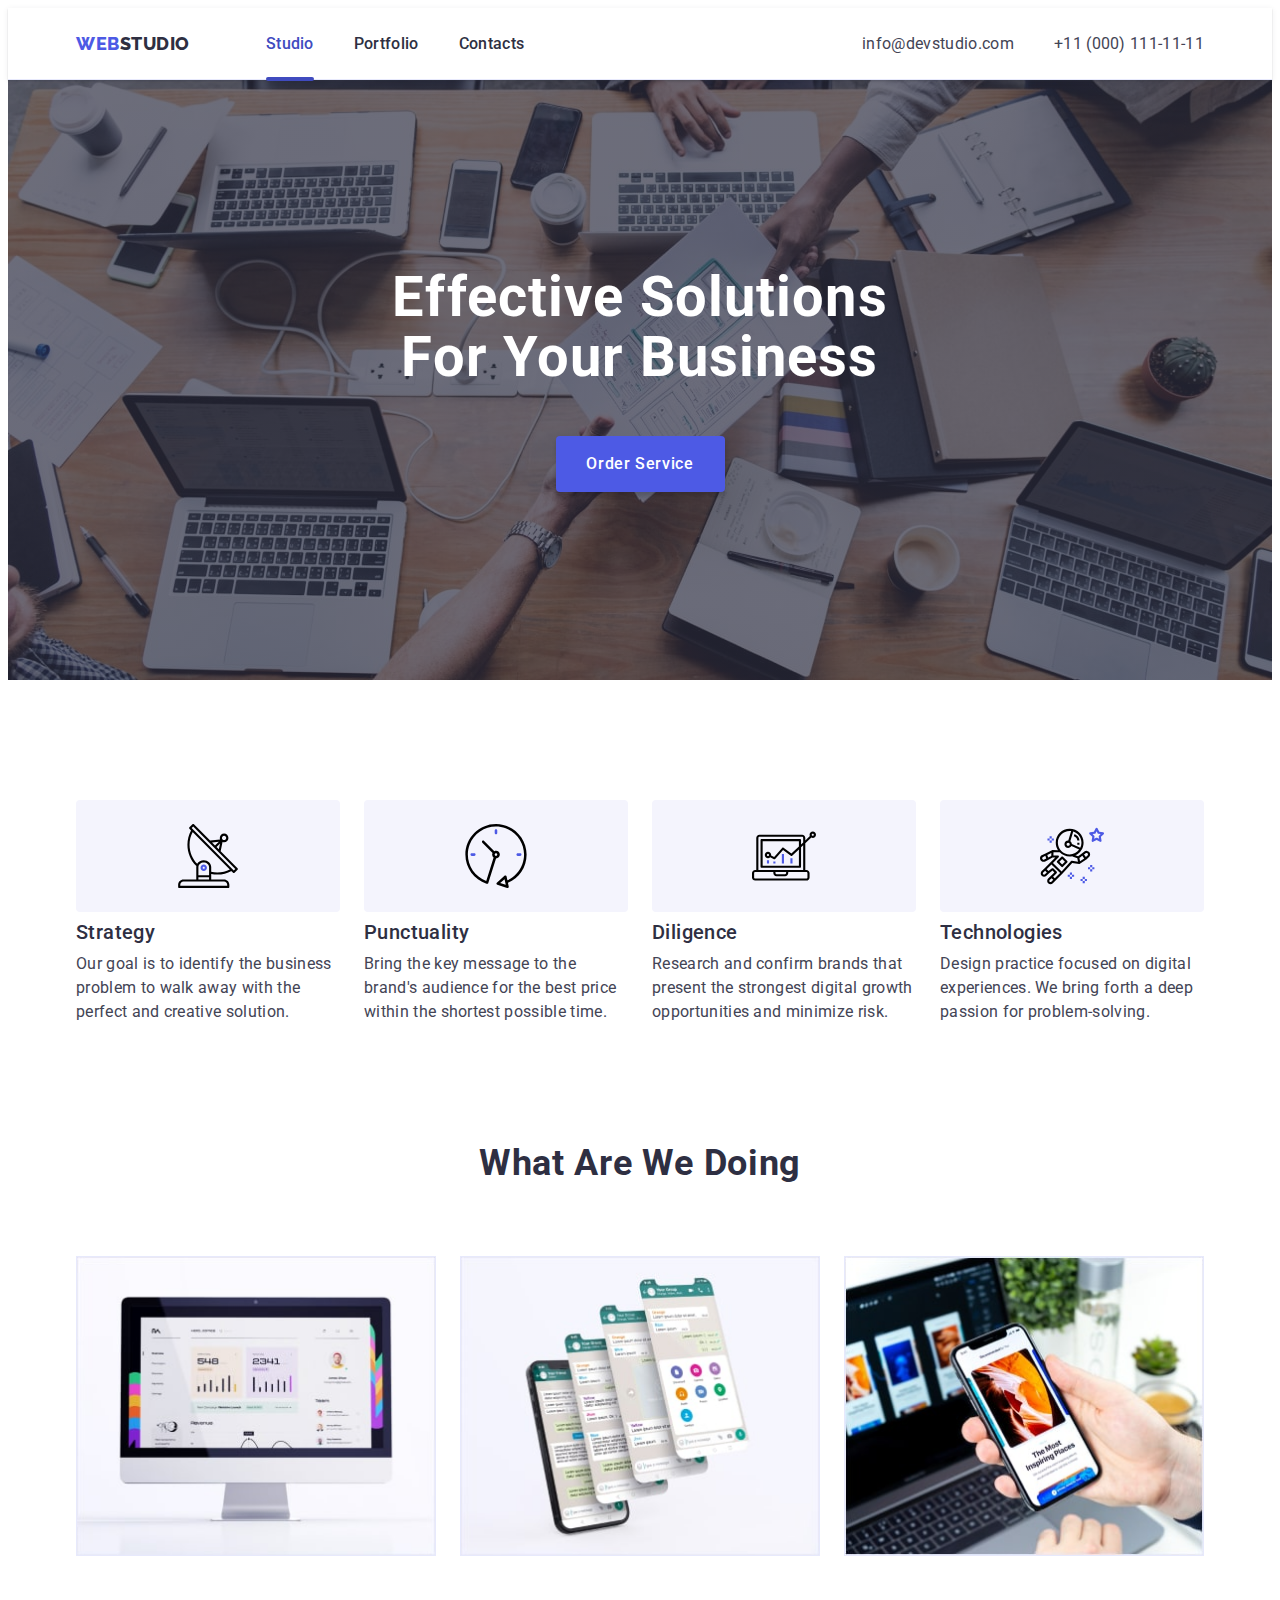
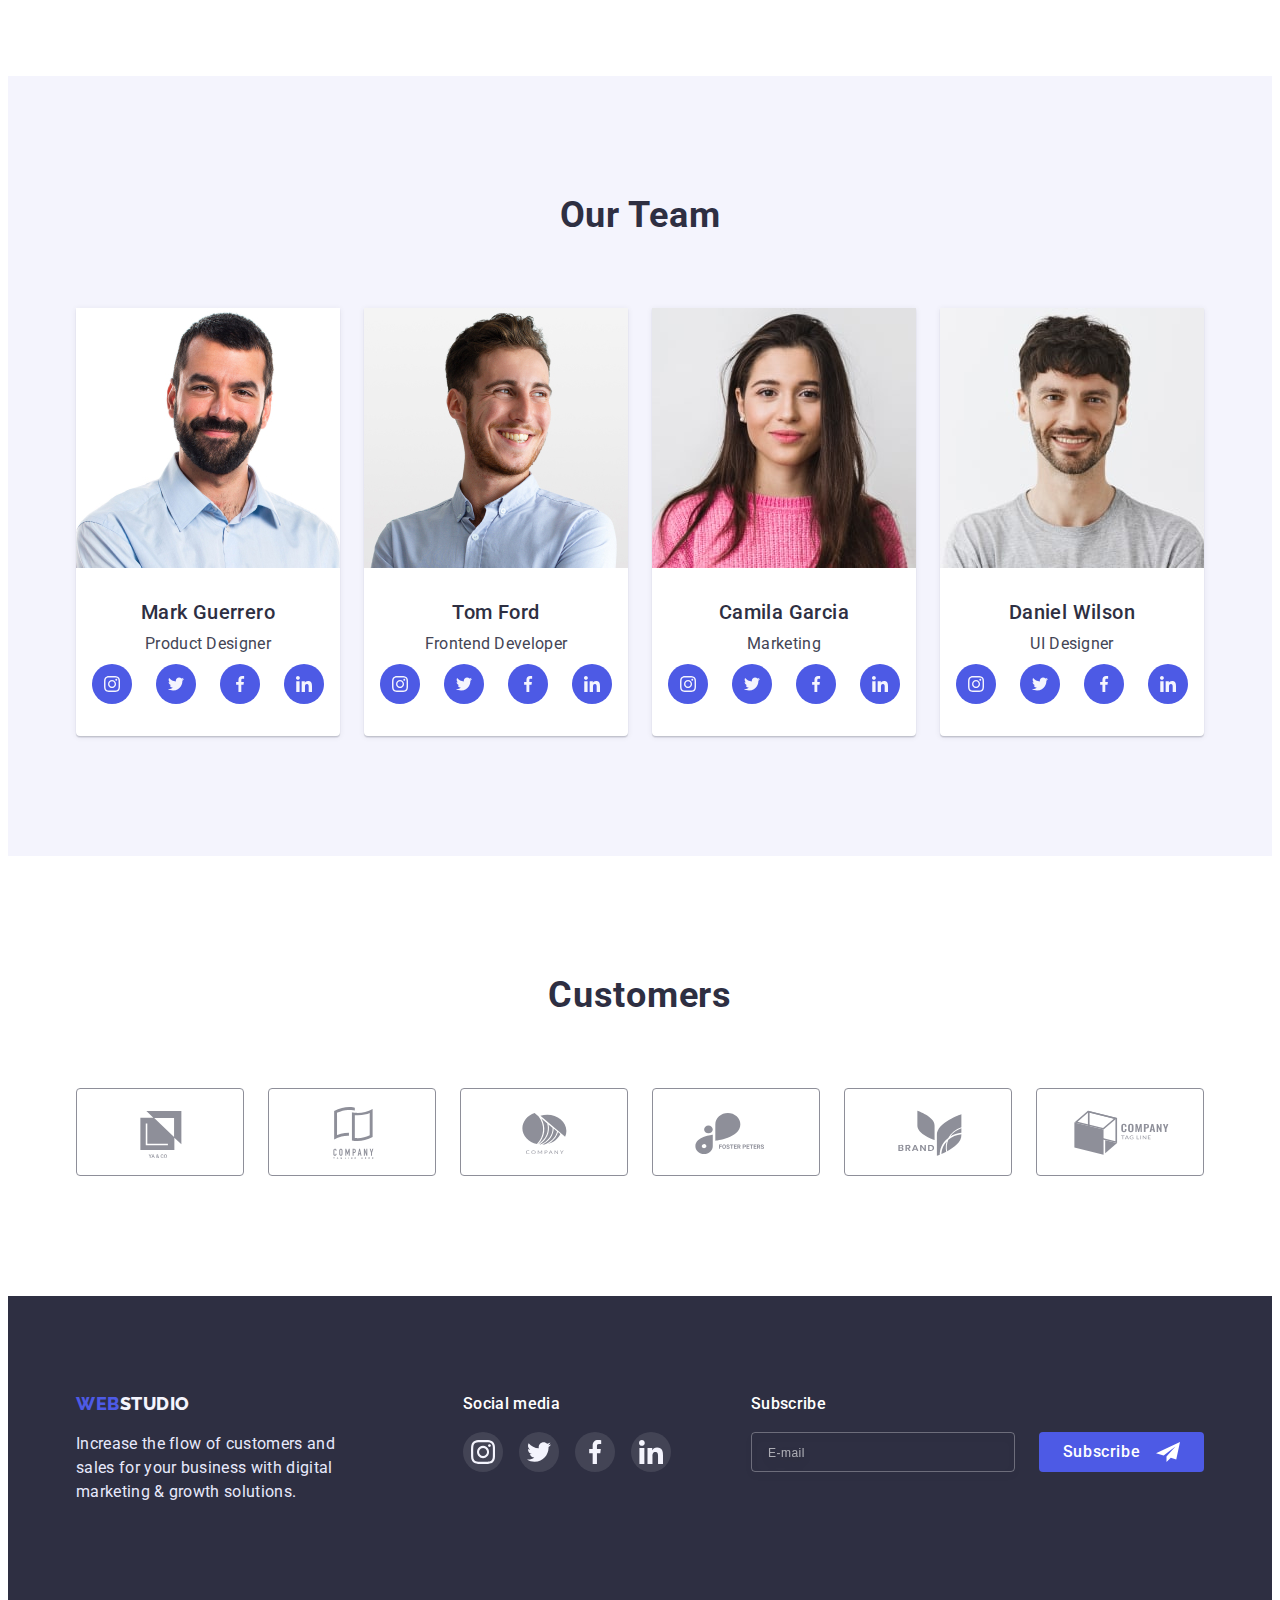
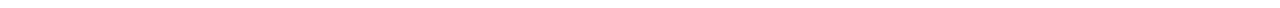
<file: index.html>
<!DOCTYPE html>
<html lang="en">
  <head>
    <meta charset="UTF-8" />
    <meta http-equiv="X-UA-Compatible" content="IE=edge" />
    <meta name="viewport" content="width=device-width, initial-scale=1.0" />
    <title>Studio</title>
    <link rel="preconnect" href="https://fonts.googleapis.com" />
    <link rel="preconnect" href="https://fonts.gstatic.com" crossorigin />
    <link
      href="https://fonts.googleapis.com/css2?family=Raleway:wght@800&family=Roboto:wght@400;500;700;900&display=swap"
      rel="stylesheet"
    />
    <link
      rel="stylesheet"
      href="https://cdnjs.cloudflare.com/ajax/libs/modern-normalize/1.1.0/modern-normalize.min.css"
      integrity="sha512-wpPYUAdjBVSE4KJnH1VR1HeZfpl1ub8YT/NKx4PuQ5NmX2tKuGu6U/JRp5y+Y8XG2tV+wKQpNHVUX03MfMFn9Q=="
      crossorigin="anonymous"
      referrerpolicy="no-referrer"
    />
    <link rel="stylesheet" href="./css/styles.css" />
    <link rel="stylesheet" href="./css/mobile.css" />
    <link rel="stylesheet" href="./css/tablet.css" />
    <link rel="stylesheet" href="./css/desctop.css" />
  </head>

  <body>
    <!-- Header -->
    <header class="header">
      <div class="container header-wrap">
        <nav class="header-navigation">
          <a class="logo link" href="./index.html"
            >Web<span class="logo-studio">Studio</span></a
          >
          <ul class="header-list list">
            <li class="header-item">
              <a class="header-link link current" href="./index.html">Studio</a>
            </li>
            <li class="header-item">
              <a class="header-link link" href="./portfolio.html">Portfolio</a>
            </li>
            <li class="header-item">
              <a class="header-link link" href="">Contacts</a>
            </li>
          </ul>
        </nav>
        <address>
          <ul class="address-list list">
            <li class="address-item">
              <a class="address-link link" href="mailto:info@devstudio.com"
                >info@devstudio.com</a
              >
            </li>
            <li class="address-item">
              <a class="address-link link" href="tel:+110001111111"
                >+11 (000) 111-11-11</a
              >
            </li>
          </ul>
        </address>

        <!-- Mobile Menu -->
        <button class="menu-open" type="button" data-menu-open>
          <svg class="menu-open-icon">
            <use href="./images/icons.svg#icon-menu"></use>
          </svg>
        </button>
      </div>

      <div class="menu is-hidden" data-menu>
        <div class="container">
          <button class="menu-close" type="button" data-menu-close>
            <svg class="menu-close-icon">
              <use href="./images/icons.svg#icon-close"></use>
            </svg>
          </button>

          <ul class="menu-list list">
            <li class="menu-item">
              <a
                class="menu-link link heading current"
                href="./index.html"
                data-menu-close
                >Studio</a
              >
            </li>
            <li class="menu-item">
              <a
                class="menu-link link heading"
                href="./portfolio.html"
                data-menu-close
                >Portfolio</a
              >
            </li>
            <li class="menu-item">
              <a class="menu-link link heading" href="" data-menu-close
                >Contacts</a
              >
            </li>
          </ul>

          <address>
            <ul class="menu-address-list list">
              <li class="menu-address-item">
                <a
                  class="tel link heading"
                  href="tel:+110001111111"
                  data-menu-close
                  >+11 (000) 111-11-11</a
                >
              </li>
              <li class="menu-address-item">
                <a
                  class="email link title"
                  href="mailto:info@devstudio.com"
                  data-menu-close
                  >info@devstudio.com</a
                >
              </li>
            </ul>
            <ul class="menu-social-list list">
              <li class="menu-social-item">
                <a class="menu-social-link link" href="" data-menu-close>
                  <svg class="menu-social-icon">
                    <use href="./images/icons.svg#icon-instagram"></use>
                  </svg>
                </a>
              </li>

              <li class="menu-social-item">
                <a class="menu-social-link link" href="" data-menu-close>
                  <svg class="menu-social-icon">
                    <use href="./images/icons.svg#icon-twitter"></use>
                  </svg>
                </a>
              </li>

              <li class="menu-social-item">
                <a class="menu-social-link link" href="" data-menu-close>
                  <svg class="menu-social-icon">
                    <use href="./images/icons.svg#icon-facebook"></use>
                  </svg>
                </a>
              </li>

              <li class="menu-social-item">
                <a class="menu-social-link link" href="" data-menu-close>
                  <svg class="menu-social-icon">
                    <use href="./images/icons.svg#icon-linkedin"></use>
                  </svg>
                </a>
              </li>
            </ul>
          </address>
        </div>
      </div>
    </header>

    <main>
      <!-- Hero -->
      <section class="hero">
        <div class="container hero-wrap">
          <h1 class="hero-title">Effective Solutions for Your Business</h1>
          <button class="hero-button btn" type="button" data-modal-open>
            Order Service
          </button>
        </div>
      </section>
      <section class="features">
        <div class="container">
          <h2 class="features-title heading visually-hidden">Our Advantages</h2>
          <ul class="features-list list">
            <li class="features-item">
              <div class="features-icon-wrap">
                <svg class="features-icon">
                  <use href="./images/icons.svg#icon-antenna"></use>
                </svg>
              </div>
              <h3 class="title">Strategy</h3>
              <p class="text">
                Our goal is to identify the business problem to walk away with
                the perfect and creative solution.
              </p>
            </li>

            <li class="features-item">
              <div class="features-icon-wrap">
                <svg class="features-icon">
                  <use href="./images/icons.svg#icon-clock"></use>
                </svg>
              </div>
              <h3 class="title">Punctuality</h3>
              <p class="text">
                Bring the key message to the brand's audience for the best price
                within the shortest possible time.
              </p>
            </li>

            <li class="features-item">
              <div class="features-icon-wrap">
                <svg class="features-icon">
                  <use href="./images/icons.svg#icon-diagram"></use>
                </svg>
              </div>
              <h3 class="title">Diligence</h3>
              <p class="text">
                Research and confirm brands that present the strongest digital
                growth opportunities and minimize risk.
              </p>
            </li>

            <li class="features-item">
              <div class="features-icon-wrap">
                <svg class="features-icon">
                  <use href="./images/icons.svg#icon-astronaut"></use>
                </svg>
              </div>
              <h3 class="title">Technologies</h3>
              <p class="text">
                Design practice focused on digital experiences. We bring forth a
                deep passion for problem-solving.
              </p>
            </li>
          </ul>
        </div>
      </section>
      <!-- Directions of work -->
      <section class="directions">
        <div class="container">
          <h2 class="directions-title heading">What are we doing</h2>
          <ul class="directions-list list">
            <li class="directions-item">
              <img
                src="./images/desktop-applications.jpg"
                alt="Desktop applications"
                srcset="
                  ./images/desktop-applications.jpg    1x,
                  ./images/desktop-applications-2x.jpg 2x
                "
                width="360"
                height="300"
              />
            </li>

            <li class="directions-item">
              <img
                src="./images/mobile-applications.jpg"
                alt="Mobile applications"
                srcset="
                  ./images/mobile-applications.jpg    1x,
                  ./images/mobile-applications-2x.jpg 2x
                "
                width="360"
                height="300"
              />
            </li>

            <li class="directions-item">
              <img
                src="./images/design-solutions.jpg"
                alt="Design solutions"
                srcset="
                  ./images/design-solutions.jpg    1x,
                  ./images/design-solutions-2x.jpg 2x
                "
                width="360"
                height="300"
              />
            </li>
          </ul>
        </div>
      </section>
      <!-- Team -->
      <section class="team">
        <div class="container">
          <h2 class="team-title heading">Our Team</h2>
          <ul class="team-list list">
            <li class="team-item">
              <img
                src="./images/mark-guerrero.jpg"
                alt="Mark Guerrero"
                srcset="
                  ./images/mark-guerrero.jpg    1x,
                  ./images/mark-guerrero-2x.jpg 2x
                "
                width="264"
                height="260"
              />
              <div class="team-item-info">
                <h3 class="title">Mark Guerrero</h3>
                <p class="text">Product Designer</p>
                <ul class="team-social-list list">
                  <li class="team-social-item">
                    <a class="team-social-link link" href="">
                      <svg class="team-social-icon">
                        <use href="./images/icons.svg#icon-instagram"></use>
                      </svg>
                    </a>
                  </li>

                  <li class="team-social-item">
                    <a class="team-social-link link" href="">
                      <svg class="team-social-icon">
                        <use href="./images/icons.svg#icon-twitter"></use>
                      </svg>
                    </a>
                  </li>

                  <li class="team-social-item">
                    <a class="team-social-link link" href="">
                      <svg class="team-social-icon">
                        <use href="./images/icons.svg#icon-facebook"></use>
                      </svg>
                    </a>
                  </li>

                  <li class="team-social-item">
                    <a class="team-social-link link" href="">
                      <svg class="team-social-icon">
                        <use href="./images/icons.svg#icon-linkedin"></use>
                      </svg>
                    </a>
                  </li>
                </ul>
              </div>
            </li>
            <li class="team-item">
              <img
                src="./images/tom-ford.jpg"
                alt="Tom Ford"
                srcset="./images/tom-ford.jpg 1x, ./images/tom-ford-2x.jpg 2x"
                width="264"
                height="260"
              />
              <div class="team-item-info">
                <h3 class="title">Tom Ford</h3>
                <p class="text">Frontend Developer</p>
                <ul class="team-social-list list">
                  <li class="team-social-item">
                    <a class="team-social-link link" href="">
                      <svg class="team-social-icon">
                        <use href="./images/icons.svg#icon-instagram"></use>
                      </svg>
                    </a>
                  </li>

                  <li class="team-social-item">
                    <a class="team-social-link link" href="">
                      <svg class="team-social-icon">
                        <use href="./images/icons.svg#icon-twitter"></use>
                      </svg>
                    </a>
                  </li>

                  <li class="team-social-item">
                    <a class="team-social-link link" href="">
                      <svg class="team-social-icon">
                        <use href="./images/icons.svg#icon-facebook"></use>
                      </svg>
                    </a>
                  </li>

                  <li class="team-social-item">
                    <a class="team-social-link link" href="">
                      <svg class="team-social-icon">
                        <use href="./images/icons.svg#icon-linkedin"></use>
                      </svg>
                    </a>
                  </li>
                </ul>
              </div>
            </li>
            <li class="team-item">
              <img
                src="./images/camila-garcia.jpg"
                alt="Camila Garcia"
                srcset="
                  ./images/camila-garcia.jpg    1x,
                  ./images/camila-garcia-2x.jpg 2x
                "
                width="264"
                height="260"
              />
              <div class="team-item-info">
                <h3 class="title">Camila Garcia</h3>
                <p class="text">Marketing</p>
                <ul class="team-social-list list">
                  <li class="team-social-item">
                    <a class="team-social-link link" href="">
                      <svg class="team-social-icon">
                        <use href="./images/icons.svg#icon-instagram"></use>
                      </svg>
                    </a>
                  </li>

                  <li class="team-social-item">
                    <a class="team-social-link link" href="">
                      <svg class="team-social-icon">
                        <use href="./images/icons.svg#icon-twitter"></use>
                      </svg>
                    </a>
                  </li>

                  <li class="team-social-item">
                    <a class="team-social-link link" href="">
                      <svg class="team-social-icon">
                        <use href="./images/icons.svg#icon-facebook"></use>
                      </svg>
                    </a>
                  </li>

                  <li class="team-social-item">
                    <a class="team-social-link link" href="">
                      <svg class="team-social-icon">
                        <use href="./images/icons.svg#icon-linkedin"></use>
                      </svg>
                    </a>
                  </li>
                </ul>
              </div>
            </li>
            <li class="team-item">
              <img
                src="./images/daniel-wilson.jpg"
                alt="Daniel Wilson"
                srcset="
                  ./images/daniel-wilson.jpg    1x,
                  ./images/daniel-wilson-2x.jpg 2x
                "
                width="264"
                height="260"
              />
              <div class="team-item-info">
                <h3 class="title">Daniel Wilson</h3>
                <p class="text">UI Designer</p>
                <ul class="team-social-list list">
                  <li class="team-social-item">
                    <a class="team-social-link link" href="">
                      <svg class="team-social-icon">
                        <use href="./images/icons.svg#icon-instagram"></use>
                      </svg>
                    </a>
                  </li>

                  <li class="team-social-item">
                    <a class="team-social-link link" href="">
                      <svg class="team-social-icon">
                        <use href="./images/icons.svg#icon-twitter"></use>
                      </svg>
                    </a>
                  </li>

                  <li class="team-social-item">
                    <a class="team-social-link link" href="">
                      <svg class="team-social-icon">
                        <use href="./images/icons.svg#icon-facebook"></use>
                      </svg>
                    </a>
                  </li>

                  <li class="team-social-item">
                    <a class="team-social-link link" href="">
                      <svg class="team-social-icon">
                        <use href="./images/icons.svg#icon-linkedin"></use>
                      </svg>
                    </a>
                  </li>
                </ul>
              </div>
            </li>
          </ul>
        </div>
      </section>
      <!-- Customers -->
      <section class="customers">
        <div class="container">
          <h2 class="customers-title heading">Customers</h2>
          <ul class="customers-list list">
            <li class="customers-item">
              <a class="customers-link link" href="">
                <svg class="customers-icon">
                  <use href="./images/icons.svg#icon-ya-and-co"></use>
                </svg>
              </a>
            </li>

            <li class="customers-item">
              <a class="customers-link link" href="">
                <svg class="customers-icon">
                  <use href="./images/icons.svg#icon-tagline-here"></use>
                </svg>
              </a>
            </li>

            <li class="customers-item">
              <a class="customers-link link" href="">
                <svg class="customers-icon">
                  <use href="./images/icons.svg#icon-company"></use>
                </svg>
              </a>
            </li>

            <li class="customers-item">
              <a class="customers-link link" href="">
                <svg class="customers-icon">
                  <use href="./images/icons.svg#icon-foster-peters"></use>
                </svg>
              </a>
            </li>

            <li class="customers-item">
              <a class="customers-link link" href="">
                <svg class="customers-icon">
                  <use href="./images/icons.svg#icon-brand"></use>
                </svg>
              </a>
            </li>

            <li class="customers-item">
              <a class="customers-link link" href="">
                <svg class="customers-icon">
                  <use href="./images/icons.svg#icon-company-tagline"></use>
                </svg>
              </a>
            </li>
          </ul>
        </div>
      </section>
    </main>
    <!-- Footer -->
    <footer class="footer">
      <div class="container footer-wrap">
        <div class="footer-logo">
          <a class="logo link" href="./index.html"
            >Web<span class="logo-studio">Studio</span></a
          >
          <p class="footer-text text">
            Increase the flow of customers and sales for your business with
            digital marketing & growth solutions.
          </p>
        </div>

        <div class="footer-social">
          <p class="footer-title">Social media</p>
          <ul class="footer-social-list list">
            <li class="footer-social-item">
              <a class="footer-social-link link" href="">
                <svg class="footer-social-icon">
                  <use href="./images/icons.svg#icon-instagram"></use>
                </svg>
              </a>
            </li>

            <li class="footer-social-item">
              <a class="footer-social-link link" href="">
                <svg class="footer-social-icon">
                  <use href="./images/icons.svg#icon-twitter"></use>
                </svg>
              </a>
            </li>

            <li class="footer-social-item">
              <a class="footer-social-link link" href="">
                <svg class="footer-social-icon">
                  <use href="./images/icons.svg#icon-facebook"></use>
                </svg>
              </a>
            </li>

            <li class="footer-social-item">
              <a class="footer-social-link link" href="">
                <svg class="footer-social-icon">
                  <use href="./images/icons.svg#icon-linkedin"></use>
                </svg>
              </a>
            </li>
          </ul>
        </div>

        <div class="subscribe">
          <p class="footer-title">Subscribe</p>
          <form class="subscribe-form">
            <label class="subscribe-label">
              <input
                class="subscribe-input"
                type="email"
                name="email"
                placeholder="E-mail"
              />
            </label>
            <button class="subscribe-submit btn" type="submit">
              <span class="subscribe-text">Subscribe</span>
              <svg class="subscribe-icon">
                <use href="./images/icons.svg#icon-subscribe"></use>
              </svg>
            </button>
          </form>
        </div>
      </div>
    </footer>

    <!-- Modal Window-->
    <div class="backdrop is-hidden" data-modal>
      <div class="modal">
        <button class="modal-close" type="button" data-modal-close>
          <svg class="modal-close-icon">
            <use href="./images/icons.svg#icon-close"></use>
          </svg>
        </button>

        <p class="modal-title">Leave your contacts and we will call you back</p>

        <!-- Form -->
        <form class="modal-form">
          <div class="fields-wrap">
            <div class="form-field">
              <label class="form-label" for="user-name">Name</label>
              <div class="input-wrap">
                <input
                  class="form-input input-field"
                  type="text"
                  name="user-name"
                  id="user-name"
                  placeholder=" "
                  required
                />
                <svg class="form-icon">
                  <use href="./images/icons.svg#icon-person"></use>
                </svg>
              </div>
            </div>

            <div class="form-field">
              <label class="form-label" for="user-phone">Phone</label>
              <div class="input-wrap">
                <input
                  class="form-input input-field"
                  type="tel"
                  name="user-phone"
                  id="user-phone"
                  placeholder=" "
                  required
                />
                <svg class="form-icon">
                  <use href="./images/icons.svg#icon-phone"></use>
                </svg>
              </div>
            </div>

            <div class="form-field">
              <label class="form-label" for="user-email">Email</label>
              <div class="input-wrap">
                <input
                  class="form-input input-field"
                  type="email"
                  name="user-email"
                  id="user-email"
                  placeholder=" "
                  required
                />
                <svg class="form-icon">
                  <use href="./images/icons.svg#icon-email"></use>
                </svg>
              </div>
            </div>

            <div class="form-field">
              <label class="form-label" for="user-comment">Comment</label>
              <textarea
                class="form-textarea input-field"
                type="textarea"
                name="user-comment"
                id="user-comment"
                placeholder="Text input"
                required
              ></textarea>
            </div>

            <div class="form-field">
              <input
                class="form-checkbox visually-hidden"
                type="checkbox"
                name="user-check"
                id="user-check"
                required
              />

              <label class="check-privacy" for="user-check">
                <svg class="check-icon">
                  <use href="./images/icons.svg#icon-check"></use>
                </svg>
                I accept the terms and conditions of the&nbsp;
                <a class="privacy-policy" href=""> Privacy&nbsp;Policy</a>
              </label>
            </div>
          </div>

          <button class="hero-button btn">Send</button>
        </form>
      </div>
    </div>

    <script src="./js/menu.js"></script>
    <script src="./js/mobile-menu.js"></script>
    <script src="./js/modal.js"></script>
  </body>
</html>
</file>
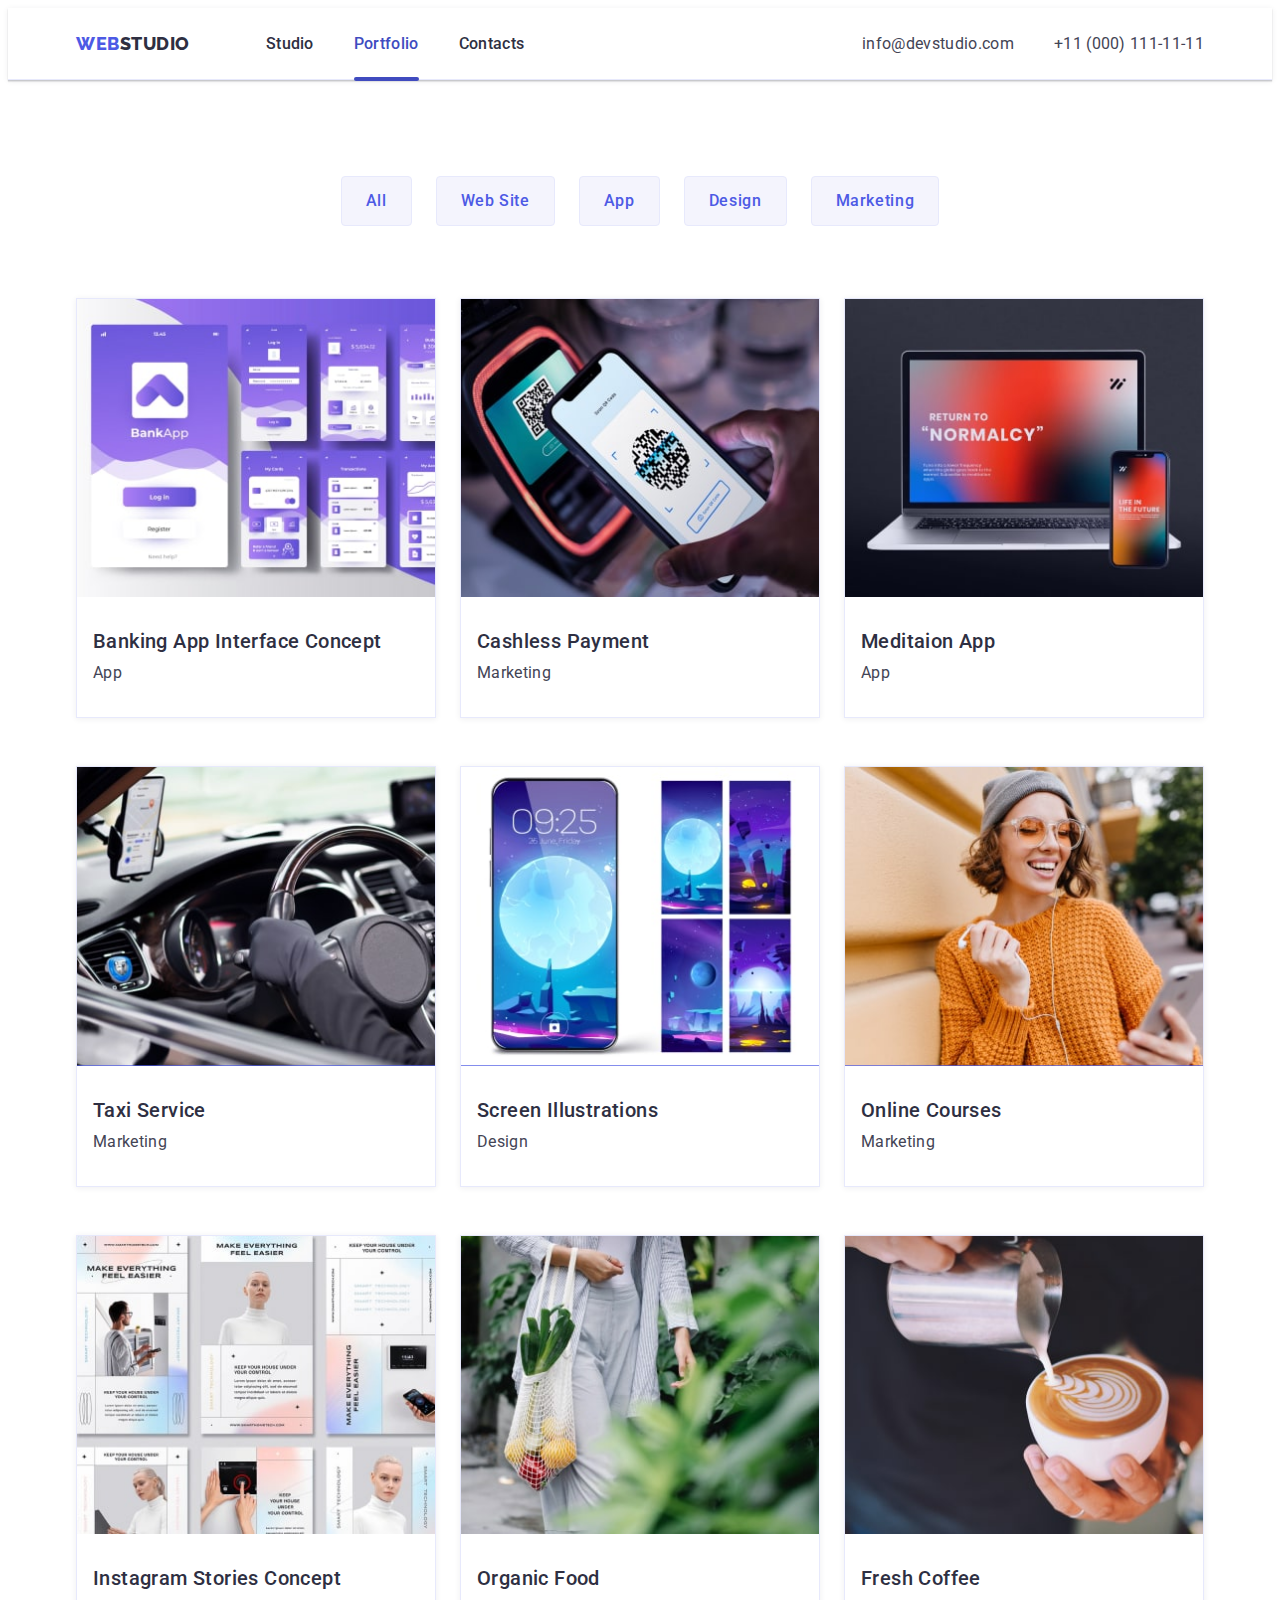
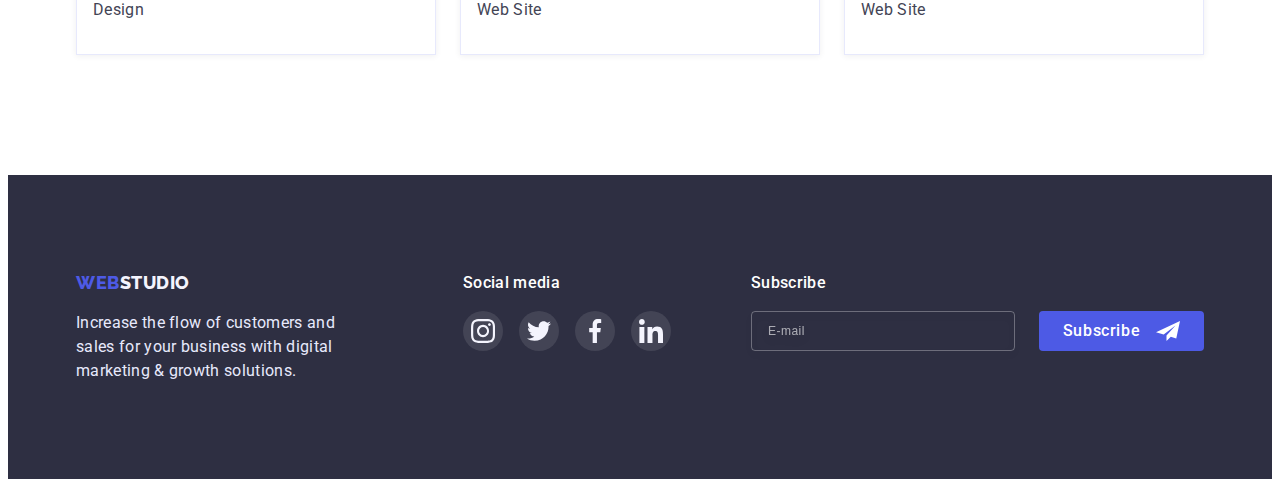
<file: portfolio.html>
<!DOCTYPE html>
<html lang="en">
  <head>
    <meta charset="UTF-8" />
    <meta http-equiv="X-UA-Compatible" content="IE=edge" />
    <meta name="viewport" content="width=device-width, initial-scale=1.0" />
    <title>Studio</title>
    <link rel="preconnect" href="https://fonts.googleapis.com" />
    <link rel="preconnect" href="https://fonts.gstatic.com" crossorigin />
    <link
      href="https://fonts.googleapis.com/css2?family=Raleway:wght@800&family=Roboto:wght@400;500;700;900&display=swap"
      rel="stylesheet"
    />
    <link
      rel="stylesheet"
      href="https://cdnjs.cloudflare.com/ajax/libs/modern-normalize/1.1.0/modern-normalize.min.css"
      integrity="sha512-wpPYUAdjBVSE4KJnH1VR1HeZfpl1ub8YT/NKx4PuQ5NmX2tKuGu6U/JRp5y+Y8XG2tV+wKQpNHVUX03MfMFn9Q=="
      crossorigin="anonymous"
      referrerpolicy="no-referrer"
    />
    <link rel="stylesheet" href="./css/styles.css" />
    <link rel="stylesheet" href="./css/mobile.css" />
    <link rel="stylesheet" href="./css/tablet.css" />
    <link rel="stylesheet" href="./css/desctop.css" />
  </head>

  <body>
    <!-- Header -->
    <header class="header">
      <div class="container header-wrap">
        <nav class="header-navigation">
          <a class="logo link" href="./index.html"
            >Web<span class="logo-studio">Studio</span></a
          >
          <ul class="header-list list">
            <li class="header-item">
              <a class="header-link link" href="./index.html">Studio</a>
            </li>
            <li class="header-item">
              <a class="header-link link current" href="./portfolio.html"
                >Portfolio</a
              >
            </li>
            <li class="header-item">
              <a class="header-link link" href="">Contacts</a>
            </li>
          </ul>
        </nav>
        <address>
          <ul class="address-list list">
            <li class="address-item">
              <a class="address-link link" href="mailto:info@devstudio.com"
                >info@devstudio.com</a
              >
            </li>
            <li class="address-item">
              <a class="address-link link" href="tel:+110001111111"
                >+11 (000) 111-11-11</a
              >
            </li>
          </ul>
        </address>

        <!-- Mobile Menu -->
        <button class="menu-open" type="button" data-menu-open>
          <svg class="menu-open-icon">
            <use href="./images/icons.svg#icon-menu"></use>
          </svg>
        </button>
      </div>

      <div class="menu is-hidden" data-menu>
        <div class="container">
          <button class="menu-close" type="button" data-menu-close>
            <svg class="menu-close-icon">
              <use href="./images/icons.svg#icon-close"></use>
            </svg>
          </button>

          <ul class="menu-list list">
            <li class="menu-item">
              <a
                class="menu-link link heading"
                href="./index.html"
                data-menu-close
                >Studio</a
              >
            </li>
            <li class="menu-item">
              <a
                class="menu-link link heading current"
                href="./portfolio.html"
                data-menu-close
                >Portfolio</a
              >
            </li>
            <li class="menu-item">
              <a class="menu-link link heading" href="" data-menu-close
                >Contacts</a
              >
            </li>
          </ul>

          <address>
            <ul class="menu-address-list list">
              <li class="menu-address-item">
                <a
                  class="tel link heading"
                  href="tel:+110001111111"
                  data-menu-close
                  >+11 (000) 111-11-11</a
                >
              </li>
              <li class="menu-address-item">
                <a
                  class="email link title"
                  href="mailto:info@devstudio.com"
                  data-menu-close
                  >info@devstudio.com</a
                >
              </li>
            </ul>
            <ul class="menu-social-list list">
              <li class="menu-social-item">
                <a class="menu-social-link link" href="" data-menu-close>
                  <svg class="menu-social-icon">
                    <use href="./images/icons.svg#icon-instagram"></use>
                  </svg>
                </a>
              </li>

              <li class="menu-social-item">
                <a class="menu-social-link link" href="" data-menu-close>
                  <svg class="menu-social-icon">
                    <use href="./images/icons.svg#icon-twitter"></use>
                  </svg>
                </a>
              </li>

              <li class="menu-social-item">
                <a class="menu-social-link link" href="" data-menu-close>
                  <svg class="menu-social-icon">
                    <use href="./images/icons.svg#icon-facebook"></use>
                  </svg>
                </a>
              </li>

              <li class="menu-social-item">
                <a class="menu-social-link link" href="" data-menu-close>
                  <svg class="menu-social-icon">
                    <use href="./images/icons.svg#icon-linkedin"></use>
                  </svg>
                </a>
              </li>
            </ul>
          </address>
        </div>
      </div>
    </header>

    <main>
      <section class="projects">
        <div class="container">
          <h1 class="visually-hidden">Our Projects</h1>
          <!-- Filters of Projects -->
          <h2 class="filters-title heading visually-hidden">
            Filters of Projects
          </h2>
          <ul class="filters-list list">
            <li class="filters-item">
              <button class="filters-button btn" type="button">All</button>
            </li>
            <li class="filters-item">
              <button class="filters-button btn" type="button">Web Site</button>
            </li>
            <li class="filters-item">
              <button class="filters-button btn" type="button">App</button>
            </li>
            <li class="filters-item">
              <button class="filters-button btn" type="button">Design</button>
            </li>
            <li class="filters-item">
              <button class="filters-button btn" type="button">
                Marketing
              </button>
            </li>
          </ul>

          <!-- Gallery of Projects -->
          <h2 class="gallery-title heading visually-hidden">
            Gallery of Projects
          </h2>
          <ul class="gallery-list list">
            <li class="gallery-item">
              <div class="gallery-overlay-wrap">
                <picture>
                  <source
                    srcset="
                      ./images/bank-app.jpg    1x,
                      ./images/bank-app-2x.jpg 2x
                    "
                    media="(min-width: 1200px)"
                  />
                  <source
                    srcset="
                      ./images/bank-app-tab.jpg    1x,
                      ./images/bank-app-tab-2x.jpg 2x
                    "
                    media="(min-width: 768px)"
                  />
                  <source
                    srcset="
                      ./images/bank-app-mob.jpg    1x,
                      ./images/bank-app-mob-2x.jpg 2x
                    "
                    media="(max-width: 767px)"
                  />
                  <img
                    src="./images/bank-app-mob.jpg"
                    alt="Banking App"
                    width="396"
                    height="280"
                  />
                </picture>
                <p class="gallery-overlay text">
                  14 Stylish and User-Friendly App Design Concepts · Task
                  Manager App · Calorie Tracker App · Exotic Fruit Ecommerce App
                  · Cloud Storage App
                </p>
              </div>
              <div class="gallery-item-info">
                <h3 class="title">Banking App Interface Concept</h3>
                <p class="text">App</p>
              </div>
            </li>

            <li class="gallery-item">
              <div class="gallery-overlay-wrap">
                <picture>
                  <source
                    srcset="
                      ./images/cashless-payment.jpg    1x,
                      ./images/cashless-payment-2x.jpg 2x
                    "
                    media="(min-width: 1200px)"
                  />
                  <source
                    srcset="
                      ./images/cashless-payment-tab.jpg    1x,
                      ./images/cashless-payment-tab-2x.jpg 2x
                    "
                    media="(min-width: 768px)"
                  />
                  <source
                    srcset="
                      ./images/cashless-payment-mob.jpg    1x,
                      ./images/cashless-payment-mob-2x.jpg 2x
                    "
                    media="(max-width: 767px)"
                  />
                  <img
                    src="./images/cashless-payment-mob.jpg"
                    alt="Cashless Payment"
                    width="396"
                    height="280"
                  />
                </picture>
                <p class="gallery-overlay text">
                  14 Stylish and User-Friendly App Design Concepts · Task
                  Manager App · Calorie Tracker App · Exotic Fruit Ecommerce App
                  · Cloud Storage App
                </p>
              </div>
              <div class="gallery-item-info">
                <h3 class="title">Cashless Payment</h3>
                <p class="text">Marketing</p>
              </div>
            </li>

            <li class="gallery-item">
              <div class="gallery-overlay-wrap">
                <picture>
                  <source
                    srcset="
                      ./images/meditaion-app.jpg    1x,
                      ./images/meditaion-app-2x.jpg 2x
                    "
                    media="(min-width: 1200px)"
                  />
                  <source
                    srcset="
                      ./images/meditaion-app-tab.jpg    1x,
                      ./images/meditaion-app-tab-2x.jpg 2x
                    "
                    media="(min-width: 768px)"
                  />
                  <source
                    srcset="
                      ./images/meditaion-app-mob.jpg    1x,
                      ./images/meditaion-app-mob-2x.jpg 2x
                    "
                    media="(max-width: 767px)"
                  />
                  <img
                    src="./images/meditaion-app-mob.jpg"
                    alt="Meditaion App"
                    width="396"
                    height="280"
                  />
                </picture>

                <p class="gallery-overlay text">
                  14 Stylish and User-Friendly App Design Concepts · Task
                  Manager App · Calorie Tracker App · Exotic Fruit Ecommerce App
                  · Cloud Storage App
                </p>
              </div>
              <div class="gallery-item-info">
                <h3 class="title">Meditaion App</h3>
                <p class="text">App</p>
              </div>
            </li>

            <li class="gallery-item">
              <div class="gallery-overlay-wrap">
                <picture>
                  <source
                    srcset="
                      ./images/taxi-service.jpg    1x,
                      ./images/taxi-service-2x.jpg 2x
                    "
                    media="(min-width: 1200px)"
                  />
                  <source
                    srcset="
                      ./images/taxi-service-tab.jpg    1x,
                      ./images/taxi-service-tab-2x.jpg 2x
                    "
                    media="(min-width: 768px)"
                  />
                  <source
                    srcset="
                      ./images/taxi-service-mob.jpg    1x,
                      ./images/taxi-service-mob-2x.jpg 2x
                    "
                    media="(max-width: 767px)"
                  />
                  <img
                    src="./images/taxi-service-mob.jpg"
                    alt="Taxi Service"
                    width="396"
                    height="280"
                  />
                </picture>

                <p class="gallery-overlay text">
                  14 Stylish and User-Friendly App Design Concepts · Task
                  Manager App · Calorie Tracker App · Exotic Fruit Ecommerce App
                  · Cloud Storage App
                </p>
              </div>
              <div class="gallery-item-info">
                <h3 class="title">Taxi Service</h3>
                <p class="text">Marketing</p>
              </div>
            </li>

            <li class="gallery-item">
              <div class="gallery-overlay-wrap">
                <picture>
                  <source
                    srcset="
                      ./images/screen-illustrations.jpg    1x,
                      ./images/screen-illustrations-2x.jpg 2x
                    "
                    media="(min-width: 1200px)"
                  />
                  <source
                    srcset="
                      ./images/screen-illustrations-tab.jpg    1x,
                      ./images/screen-illustrations-tab-2x.jpg 2x
                    "
                    media="(min-width: 768px)"
                  />
                  <source
                    srcset="
                      ./images/screen-illustrations-mob.jpg    1x,
                      ./images/screen-illustrations-mob-2x.jpg 2x
                    "
                    media="(max-width: 767px)"
                  />
                  <img
                    src="./images/screen-illustrations-mob.jpg"
                    alt="Screen Illustrations"
                    width="396"
                    height="280"
                  />
                </picture>

                <p class="gallery-overlay text">
                  14 Stylish and User-Friendly App Design Concepts · Task
                  Manager App · Calorie Tracker App · Exotic Fruit Ecommerce App
                  · Cloud Storage App
                </p>
              </div>
              <div class="gallery-item-info">
                <h3 class="title">Screen Illustrations</h3>
                <p class="text">Design</p>
              </div>
            </li>

            <li class="gallery-item">
              <div class="gallery-overlay-wrap">
                <picture>
                  <source
                    srcset="
                      ./images/online-courses.jpg    1x,
                      ./images/online-courses-2x.jpg 2x
                    "
                    media="(min-width: 1200px)"
                  />
                  <source
                    srcset="
                      ./images/online-courses-tab.jpg    1x,
                      ./images/online-courses-tab-2x.jpg 2x
                    "
                    media="(min-width: 768px)"
                  />
                  <source
                    srcset="
                      ./images/online-courses-mob.jpg    1x,
                      ./images/online-courses-mob-2x.jpg 2x
                    "
                    media="(max-width: 767px)"
                  />
                  <img
                    src="./images/online-courses-mob.jpg"
                    alt="Online Courses"
                    width="396"
                    height="280"
                  />
                </picture>

                <p class="gallery-overlay text">
                  14 Stylish and User-Friendly App Design Concepts · Task
                  Manager App · Calorie Tracker App · Exotic Fruit Ecommerce App
                  · Cloud Storage App
                </p>
              </div>
              <div class="gallery-item-info">
                <h3 class="title">Online Courses</h3>
                <p class="text">Marketing</p>
              </div>
            </li>

            <li class="gallery-item">
              <div class="gallery-overlay-wrap">
                <picture>
                  <source
                    srcset="
                      ./images/instagram-stories-concept.jpg    1x,
                      ./images/instagram-stories-concept-2x.jpg 2x
                    "
                    media="(min-width: 1200px)"
                  />
                  <source
                    srcset="
                      ./images/instagram-stories-concept-tab.jpg    1x,
                      ./images/instagram-stories-concept-tab-2x.jpg 2x
                    "
                    media="(min-width: 768px)"
                  />
                  <source
                    srcset="
                      ./images/instagram-stories-concept-mob.jpg    1x,
                      ./images/instagram-stories-concept-mob-2x.jpg 2x
                    "
                    media="(max-width: 767px)"
                  />
                  <img
                    src="./images/instagram-stories-concept-mob.jpg"
                    alt="Instagram Stories Concept"
                    width="396"
                    height="280"
                  />
                </picture>

                <p class="gallery-overlay text">
                  14 Stylish and User-Friendly App Design Concepts · Task
                  Manager App · Calorie Tracker App · Exotic Fruit Ecommerce App
                  · Cloud Storage App
                </p>
              </div>
              <div class="gallery-item-info">
                <h3 class="title">Instagram Stories Concept</h3>
                <p class="text">Design</p>
              </div>
            </li>

            <li class="gallery-item">
              <div class="gallery-overlay-wrap">
                <picture>
                  <source
                    srcset="
                      ./images/organic-food.jpg    1x,
                      ./images/organic-food-2x.jpg 2x
                    "
                    media="(min-width: 1200px)"
                  />
                  <source
                    srcset="
                      ./images/organic-food-tab.jpg    1x,
                      ./images/organic-food-tab-2x.jpg 2x
                    "
                    media="(min-width: 768px)"
                  />
                  <source
                    srcset="
                      ./images/organic-food-mob.jpg    1x,
                      ./images/organic-food-mob-2x.jpg 2x
                    "
                    media="(max-width: 767px)"
                  />
                  <img
                    src="./images/organic-food-mob.jpg"
                    alt="Organic Food"
                    width="396"
                    height="280"
                  />
                </picture>

                <p class="gallery-overlay text">
                  14 Stylish and User-Friendly App Design Concepts · Task
                  Manager App · Calorie Tracker App · Exotic Fruit Ecommerce App
                  · Cloud Storage App
                </p>
              </div>
              <div class="gallery-item-info">
                <h3 class="title">Organic Food</h3>
                <p class="text">Web Site</p>
              </div>
            </li>

            <li class="gallery-item">
              <div class="gallery-overlay-wrap">
                <picture>
                  <source
                    srcset="
                      ./images/fresh-coffee.jpg    1x,
                      ./images/fresh-coffee-2x.jpg 2x
                    "
                    media="(min-width: 1200px)"
                  />
                  <source
                    srcset="
                      ./images/fresh-coffee-tab.jpg    1x,
                      ./images/fresh-coffee-tab-2x.jpg 2x
                    "
                    media="(min-width: 768px)"
                  />
                  <source
                    srcset="
                      ./images/fresh-coffee-mob.jpg    1x,
                      ./images/fresh-coffee-mob-2x.jpg 2x
                    "
                    media="(max-width: 767px)"
                  />
                  <img
                    src="./images/fresh-coffee-mob.jpg"
                    alt="Fresh Coffee"
                    width="396"
                    height="280"
                  />
                </picture>

                <p class="gallery-overlay text">
                  14 Stylish and User-Friendly App Design Concepts · Task
                  Manager App · Calorie Tracker App · Exotic Fruit Ecommerce App
                  · Cloud Storage App
                </p>
              </div>
              <div class="gallery-item-info">
                <h3 class="title">Fresh Coffee</h3>
                <p class="text">Web Site</p>
              </div>
            </li>
          </ul>
        </div>
      </section>
    </main>
    <footer class="footer">
      <div class="container footer-wrap">
        <div class="footer-logo">
          <a class="logo link" href="./index.html"
            >Web<span class="logo-studio">Studio</span></a
          >
          <p class="footer-text text">
            Increase the flow of customers and sales for your business with
            digital marketing & growth solutions.
          </p>
        </div>
        <div class="footer-social">
          <p class="footer-title">Social media</p>
          <ul class="footer-social-list list">
            <li class="footer-social-item">
              <a class="footer-social-link link" href="">
                <svg class="footer-social-icon">
                  <use href="./images/icons.svg#icon-instagram"></use>
                </svg>
              </a>
            </li>

            <li class="footer-social-item">
              <a class="footer-social-link link" href="">
                <svg class="footer-social-icon">
                  <use href="./images/icons.svg#icon-twitter"></use>
                </svg>
              </a>
            </li>

            <li class="footer-social-item">
              <a class="footer-social-link link" href="">
                <svg class="footer-social-icon">
                  <use href="./images/icons.svg#icon-facebook"></use>
                </svg>
              </a>
            </li>

            <li class="footer-social-item">
              <a class="footer-social-link link" href="">
                <svg class="footer-social-icon">
                  <use href="./images/icons.svg#icon-linkedin"></use>
                </svg>
              </a>
            </li>
          </ul>
        </div>
        <div class="subscribe">
          <p class="footer-title">Subscribe</p>
          <form class="subscribe-form">
            <label class="subscribe-label">
              <input
                class="subscribe-input"
                type="email"
                name="email"
                placeholder="E-mail"
              />
            </label>
            <button class="subscribe-submit btn" type="submit">
              <span class="subscribe-text">Subscribe</span>
              <svg class="subscribe-icon">
                <use href="./images/icons.svg#icon-subscribe"></use>
              </svg>
            </button>
          </form>
        </div>
      </div>
    </footer>

    <script src="./js/menu.js"></script>
    <script src="./js/mobile-menu.js"></script>
  </body>
</html>
</file>
<file: css/mobile.css>
@media screen and (min-width: 480px) {
  .container {
    max-width: 428px;
  }

  .menu > .container {
    max-width: 353px;
  }

  .menu-address-item > .tel {
    font-size: 36px;
  }

  /* Modal Window */
  .modal {
    max-width: 392px;
  }

  .modal-title {
    font-size: 16px;
  }
}
</file>
<file: css/tablet.css>
@media screen and (min-width: 768px) {
  .container {
    max-width: 768px;
  }

  /* HEADER */
  .header {
    height: 72px;
    border: 0;
    border-bottom: 1px solid var(--accent);
  }

  .header-list {
    display: flex;
    justify-content: center;
    gap: 40px;

    margin: 0 120px;
  }

  .header-link {
    position: relative;
    display: block;

    font-weight: 500;
    line-height: 1.5;
    letter-spacing: 0.02em;
    color: var(--heading);

    transition: color var(--trans-time) var(--trans-func);
  }

  .header-link:is(:hover, :focus),
  .header-link.current {
    color: var(--pressed);
  }

  .header-link.current::after {
    content: "";
    position: absolute;

    width: 100%;
    height: 4px;

    top: 45px;
    left: 0;

    background-color: var(--pressed);
    border-radius: 2px;
  }

  /* Address */
  .address-list {
    display: flex;
    flex-direction: column;
    gap: 12px;
  }

  .address-link {
    display: block;
    padding: 0;
    margin: 0;

    font-size: 12px;
    line-height: 1.17;
    letter-spacing: 0.04em;
    color: currentColor;

    transition: color var(--trans-time) var(--trans-func);
  }

  .address-link:is(:hover, :focus),
  .address-link.current {
    color: var(--pressed);
  }

  .menu-open {
    display: none;
  }

  /* Section HERO */
  .hero-wrap {
    width: 100%;
    max-width: 768px;
    height: 436px;

    background-image: var(--hero-bg-lgr), url(../images/hero-bg-tab.jpg);
  }

  @media (min-device-pixel-ratio: 2),
    (-webkit-min-device-pixel-ratio: 2),
    (min-resolution: 192dpi),
    (min-resolution: 2dppx) {
    .hero-wrap {
      background-image: var(--hero-bg-lgr), url(../images/hero-bg-tab.jpg);
    }
  }

  .hero-title {
    max-width: 496px;

    font-size: 56px;
    line-height: 1.07;

    margin-bottom: 40px;
  }

  /* Section Features */
  .features-item {
    width: calc((100% - 24px) / 2);
  }

  .features-item > .title {
    text-align: left;
  }

  /* Section Team */
  .team {
    padding-top: 96px;
    padding-bottom: 104px;
  }

  .team > .container {
    max-width: 552px;
  }

  .team-list {
    row-gap: 64px;
  }

  .team-item {
    width: calc((100% - 24px) / 2);
  }

  /* Section Customers */
  .customers > .container {
    max-width: 552px;
  }

  .customers-list {
    column-gap: 24px;
  }

  .customers-item {
    width: calc((100% - 2 * 24px) / 3);
  }

  /* PORTFOLIO PAGE */
  /* Section Projects */
  .projects {
    padding-top: 64px;
    padding-bottom: 96px;
  }

  .filters-list {
    justify-content: center;

    margin-bottom: 64px;
  }

  .filters-button {
    padding: 12px 24px;
  }

  .gallery-list {
    row-gap: 72px;
  }

  .gallery-item {
    width: calc((100% - 24px) / 2);
  }

  /* Footer */

  .footer > .container {
    max-width: 552px;
  }

  .footer-wrap {
    justify-content: left;
  }

  .footer .logo {
    text-align: left;
  }

  .footer-title {
    text-align: left;
  }

  .subscribe-form {
    display: flex;
    justify-content: left;
    align-items: center;

    gap: 24px;
  }

  .subscribe-label {
    width: 264px;
  }

  /* Modal Window */
  .modal {
    max-width: 408px;
    padding: 24px;
  }
}
</file>
<file: css/desctop.css>
@media screen and (min-width: 1200px) {
  .container {
    max-width: 1158px;
    padding-left: 15px;
    padding-right: 15px;
  }

  /* HEADER */
  .header-list {
    margin-left: 76px;
  }

  /* Address */
  .address-list {
    flex-direction: row;
    gap: 40px;
  }

  .address-link {
    font-size: 16px;
    line-height: 1.5;
    letter-spacing: 0.02em;
  }

  /* Section HERO */
  .hero-wrap {
    width: 100%;
    max-width: 1440px;
    height: 600px;

    background-image: var(--hero-bg-lgr), url(../images/hero-bg-dt.jpg);
  }

  @media (min-device-pixel-ratio: 2),
    (-webkit-min-device-pixel-ratio: 2),
    (min-resolution: 192dpi),
    (min-resolution: 2dppx) {
    .hero-wrap {
      background-image: var(--hero-bg-lgr), url(../images/hero-bg-dt.jpg);
    }
  }

  .hero-title {
    max-width: 496px;

    font-size: 56px;
    line-height: 1.07;

    margin-bottom: 48px;
  }

  /* Section Features */
  .features {
    padding-top: 120px;
    padding-bottom: 120px;
  }

  .features-item {
    width: calc((100% - (3 * 24px)) / 4);
  }

  .features-item > .title {
    font-weight: 500;
    font-size: 20px;
    line-height: 1.2;
  }

  .features-icon-wrap {
    display: flex;
    justify-content: center;
    align-items: center;

    width: 100%;

    padding-top: 24px;
    padding-bottom: 24px;

    background-color: var(--light-bg);
    border-radius: var(--b-radius);
  }

  .features-icon {
    width: 64px;
    height: 64px;
  }

  /* Section Directions */
  .directions {
    display: flex;
    padding-top: 0;
    padding-bottom: 120px;
  }

  .directions-title {
    margin-bottom: 72px;
  }

  .directions-list {
    display: flex;
    flex-wrap: wrap;
    gap: 24px;
  }

  .directions-item {
    width: calc((100% - 2 * 24px) / 3);
    border: 1px solid var(--accent);
  }
  /* Section Team */
  .team {
    padding-top: 120px;
    padding-bottom: 120px;
  }

  .team > .container {
    max-width: 1158px;
    padding-left: 15px;
    padding-right: 15px;
  }

  .team-item {
    width: calc((100% - 3 * 24px) / 4);
  }

  /* Section Customers */
  .customers {
    padding-top: 120px;
    padding-bottom: 120px;
  }

  .customers > .container {
    max-width: 1158px;
    padding-left: 15px;
    padding-right: 15px;
  }

  .customers-list {
    gap: 24px;
  }

  .customers-item {
    width: calc((100% - 5 * 24px) / 6);
  }

  /* PORTFOLIO PAGE */
  /* Section Projects */
  .projects {
    padding-top: 96px;
    padding-bottom: 120px;
  }

  .filters-list {
    margin-bottom: 72px;
  }

  .gallery-list {
    row-gap: 48px;
  }

  .gallery-item {
    width: calc((100% - 2 * 24px) / 3);
  }

  /* Footer */
  .footer > .container {
    max-width: 1158px;
  }

  .footer-wrap {
    column-gap: 80px;
  }

  .footer-logo {
    margin-right: auto;
  }
}
</file>
<file: css/styles.css>
/* RESET */
:root {
  --b-radius: 4px;
  /* Colors */
  --brand: #4d5ae5;
  --pressed: #404bbf;
  --main-text: #434455;
  --main-bg: #fff;
  --subtle-text: #8e8f99;
  --heading: #2e2f42;
  --light-bg: #f4f4fd;
  --accent: #e7e9fc;
  --success: #31d0aa;
  --hero-bg-lgr: linear-gradient(rgba(46, 47, 66, 0.7), rgba(46, 47, 66, 0.7));
  --overlay: rgba(46, 47, 66, 0.4);
  /* Shadows */
  --shadow: 0px 1px 6px rgba(46, 47, 66, 0.08),
    0px 1px 1px rgba(46, 47, 66, 0.16), 0px 2px 1px rgba(46, 47, 66, 0.08);
  --btn-shadow: 0px 3px 1px rgba(0, 0, 0, 0.1), 0px 2px 1px rgba(0, 0, 0, 0.08),
    0px 2px 2px rgba(0, 0, 0, 0.12);
  --modal-shadow: 0px 1px 1px rgba(0, 0, 0, 0.14),
    0px 1px 3px rgba(0, 0, 0, 0.12), 0px 2px 1px rgba(0, 0, 0, 0.2);
  --menu-shadow: 0px 2px 1px rgba(46, 47, 66, 0.08),
    0px 1px 1px rgba(46, 47, 66, 0.16), 0px 1px 6px rgba(46, 47, 66, 0.08);
  /* Transitions */
  --trans-time: 250ms;
  --trans-func: cubic-bezier(0.4, 0, 0.2, 1);
}
/* ------------------------------------ */
p,
h1,
h2,
h3,
h4,
h5,
h6 {
  margin: 0;
}

ul {
  margin: 0;
  padding-left: 0;
}

button {
  border: 0;
  padding: 0;
  cursor: pointer;
}

address {
  font-style: normal;
}

img {
  display: block;
  max-width: 100%;
  height: auto;
}

body {
  font-family: "Roboto", "Open sans", sans-serif;
  font-size: 16px;
  color: var(--main-text);
  background-color: var(--main-bg);
}

*,
::before,
::after {
  box-sizing: border-box;
}

.container {
  width: 100%;

  padding-left: 16px;
  padding-right: 16px;

  margin: 0 auto;
}

.link {
  text-decoration: none;
}

.list {
  list-style: none;
}

.btn {
  font-family: inherit;
  font-weight: 500;
  font-size: 16px;
  line-height: 1.5;
  letter-spacing: 0.04em;

  border-radius: var(--b-radius);
}

/* Header 2 */
.heading {
  /* font-weight: 700; / default */
  font-size: 36px;
  line-height: 1.11;
  letter-spacing: 0.02em;
  text-transform: capitalize;
  text-align: center;
  color: var(--heading);
}

/* Header 3 */
.title {
  font-weight: 500;
  font-size: 20px;
  line-height: 1.2;
  letter-spacing: 0.02em;
  color: var(--heading);
}

/* Paragraph */
.text {
  /* font-size: 16px; / default */
  /* color: var(--main-text); / inherit */
  line-height: 1.5;
  letter-spacing: 0.02em;
}

/* Hidden header pattern */
.visually-hidden {
  position: absolute;
  white-space: nowrap;
  width: 1px;
  height: 1px;
  overflow: hidden;
  border: 0;
  padding: 0;
  clip: rect(0 0 0 0);
  clip-path: inset(50%);
  margin: -1px;
}

.is-hidden {
  opacity: 0;
  visibility: hidden;
  pointer-events: none;
}

/* ------------------------------------ */
/* HEADER */
/* Site Logo */
.logo {
  display: block;

  font-family: "Raleway", sans-serif;
  font-weight: 800;
  font-size: 18px;
  line-height: 1.33;
  letter-spacing: 0.03em;
  text-transform: uppercase;
  color: var(--brand);
}

.header {
  position: relative;

  height: 70px;

  background-color: var(--main-bg);
  box-shadow: var(--shadow);
  border: 1px solid var(--accent);
}

.header-wrap {
  display: flex;
  justify-content: center;
  align-items: center;

  height: 100%;
}

.header-navigation {
  display: flex;
  align-items: center;
  margin-right: auto;
}

.header .logo-studio {
  color: var(--heading);
}

.header-list,
.address-list {
  display: none;
}

/* Menu Open Button */
.menu-open {
  color: var(--heading);
  background-color: transparent;
}

.menu-open-icon {
  width: 29px;
  height: 18px;
  stroke: currentColor;
}

/* Menu Close Button */
.menu-close {
  display: flex;
  justify-content: center;
  align-items: center;

  width: 24px;
  height: 24px;

  color: var(--heading);
  background: var(--accent);
  /* opacity: 0.1; */

  border: 1px solid rgba(0, 0, 0, 0.1);
  border-radius: 50%;

  margin-left: auto;
  margin-bottom: 32px;

  transition: color var(--trans-time) var(--trans-func),
    background-color var(--trans-time) var(--trans-func);
}

.menu-close:is(:hover, :focus) {
  color: var(--main-bg);
  background-color: var(--pressed);
}

.menu-close-icon {
  width: 8px;
  height: 8px;
  fill: currentColor;
}

.menu {
  position: fixed;
  left: 0px;
  top: 0px;
  z-index: 1;

  width: 100%;
  height: 100%;

  padding: 24px 24px 40px 40px;

  background-color: var(--main-bg);
  box-shadow: var(--menu-shadow);

  outline: 1px solid tomato;
}

.menu > .container {
  display: flex;
  flex-direction: column;

  max-width: 320px;
  height: 100%;

  padding: 0;
  overflow-y: auto;
}

.menu-list {
  display: flex;
  flex-direction: column;
  gap: 40px;

  margin-bottom: auto;
}

.menu-link {
  transition: color var(--trans-time) var(--trans-func);
}

.menu-link:is(:hover, :focus),
.menu-link.current {
  color: var(--pressed);
}

/* Address */
.menu-address-list {
  display: flex;
  flex-direction: column;
  gap: 40px;

  margin-bottom: 48px;
}

.menu-address-item > .tel {
  font-size: 26px;
  font-weight: 700;
  color: var(--brand);

  transition: color var(--trans-time) var(--trans-func);
}

.menu-address-item > .email {
  color: var(--main-text);

  transition: color var(--trans-time) var(--trans-func);
}

.menu-address-item:is(:hover, :focus) a,
.menu-address-item.current a {
  color: var(--pressed);
}

.menu-social-list {
  display: flex;
  flex-wrap: wrap;
  justify-content: space-between;
  align-items: center;
}

.menu-social-link {
  display: flex;
  justify-content: center;
  align-items: center;

  width: 40px;
  height: 40px;

  color: var(--light-bg);
  background-color: var(--brand);
  border-radius: 50%;

  transition: background-color var(--trans-time) var(--trans-func);
}

.menu-social-link:is(:hover, :focus),
.menu-social-link.current {
  background-color: var(--pressed);
}

.menu-social-icon {
  width: 24px;
  height: 24px;
  fill: currentColor;
}

/* ------------------------------------ */
/* MAIN PAGE */

/* Section HERO */
.hero {
  background-color: var(--heading);
}

.hero-wrap {
  display: flex;
  flex-direction: column;
  justify-content: center;
  align-items: center;

  width: 100%;
  max-width: 428px;
  height: 432px;

  background-image: var(--hero-bg-lgr), url(../images/hero-bg-mob.jpg);
  background-repeat: no-repeat;
  background-position: center;
  background-size: cover;
}

@media (min-device-pixel-ratio: 2),
  (-webkit-min-device-pixel-ratio: 2),
  (min-resolution: 192dpi),
  (min-resolution: 2dppx) {
  .hero-wrap {
    background-image: var(--hero-bg-lgr), url(../images/hero-bg-mob.jpg);
  }
}

/* Hero Title */
.hero-title {
  max-width: 320px;

  font-size: 36px;
  line-height: 1.11;
  letter-spacing: 0.02em;

  color: var(--main-bg);

  text-align: center;
  text-transform: capitalize;

  margin-bottom: 72px;
}

/* Hero Button */
.hero-button {
  display: block;
  width: 169px;
  height: 56px;

  color: var(--main-bg);

  background-color: var(--brand);
  margin: 0 auto;

  box-shadow: 0px 4px 4px rgba(0, 0, 0, 0.15);

  transition: background-color var(--trans-time) var(--trans-func);
}

.hero-button:is(:hover, :focus),
.hero-button.current {
  background-color: var(--pressed);
}

/* ---------------------------------- */
/* Section Features */
.features {
  padding-top: 96px;
  padding-bottom: 96px;
}

.features-list {
  display: flex;
  flex-wrap: wrap;
  column-gap: 24px;
  row-gap: 72px;
}

.features-item {
  display: flex;
  flex-direction: column;
  gap: 8px;

  width: 100%;
}

.features-item > .title {
  /* font-weight: 700; / default */
  font-size: 36px;
  line-height: 1.11;
  letter-spacing: 0.02em;
  text-transform: capitalize;
  text-align: center;
  color: var(--heading);
}

.features-icon-wrap {
  display: none;
}

/* Section Directions */
.directions {
  display: none;
}

/* Section Team */
.team {
  padding-top: 96px;
  padding-bottom: 128px;

  background-color: var(--light-bg);
}

.team > .container {
  max-width: 264px;
  padding-left: 0;
  padding-right: 0;
}

.team-title {
  margin-bottom: 72px;
}

.team-list {
  display: flex;
  flex-wrap: wrap;
  column-gap: 24px;
  row-gap: 72px;
}

.team-item {
  width: 100%;
  background-color: var(--main-bg);
  box-shadow: var(--shadow);
  border-radius: 0px 0px 4px 4px;
}

.team-item-info {
  display: flex;
  flex-direction: column;
  justify-content: center;
  align-items: center;
  gap: 8px;

  padding: 32px 16px;
}

.team-social-list {
  display: flex;
  flex-wrap: wrap;
  justify-content: center;
  align-items: center;

  gap: 24px;
}

.team-social-link {
  display: flex;
  justify-content: center;
  align-items: center;

  width: 40px;
  height: 40px;

  color: var(--light-bg);
  background-color: var(--brand);
  border-radius: 50%;

  transition: background-color var(--trans-time) var(--trans-func);
}

.team-social-link:is(:hover, :focus),
.team-social-link.current {
  background-color: var(--pressed);
}

.team-social-icon {
  width: 16px;
  height: 16px;
  fill: currentColor;
}

/* Section Customers */
.customers {
  padding-top: 96px;
  padding-bottom: 96px;
}

.customers-title {
  margin-bottom: 72px;
}

.customers-list {
  display: flex;
  flex-wrap: wrap;
  justify-content: center;
  align-items: center;
  column-gap: 16px;
  row-gap: 72px;
}

.customers-item {
  width: calc((100% - 16px) / 2);
  height: 88px;
}

.customers-link {
  display: flex;
  justify-content: center;
  align-items: center;

  width: 100%;
  height: 100%;

  border: 1px solid var(--subtle-text);
  border-radius: var(--b-radius);

  color: var(--subtle-text);

  transition: color var(--trans-time) var(--trans-func),
    border var(--trans-time) var(--trans-func);
}

.customers-link:is(:hover, :focus) {
  color: var(--pressed);
  border: 1px solid var(--pressed);
}

.customers-icon {
  width: 104px;
  height: 56px;
  fill: currentColor;
}

/* PORTFOLIO PAGE */
/* Section Projects */
.projects {
  padding-top: 48px;
  padding-bottom: 48px;
}

.filters-list {
  display: flex;
  flex-wrap: wrap;
  justify-content: left;
  align-items: center;
  column-gap: 24px;
  row-gap: 16px;

  margin-bottom: 48px;
}

.filters-button {
  color: var(--brand);

  background-color: var(--light-bg);
  padding: 8px 16px;
  border: 1px solid var(--accent);

  transition: color var(--trans-time) var(--trans-func),
    background-color var(--trans-time) var(--trans-func),
    border var(--trans-time) var(--trans-func);
}

.filters-button:is(:hover, :focus),
.filters-button.current {
  color: var(--main-bg);

  background-color: var(--pressed);
  border: 1px solid var(--pressed);

  box-shadow: var(--btn-shadow);
}

.gallery-list {
  display: flex;
  flex-wrap: wrap;
  column-gap: 24px;
  row-gap: 48px;
}

.gallery-item {
  width: 100%;

  border: 1px solid var(--accent);
  box-shadow: 0px 1px 6px rgba(46, 47, 66, 0.08);

  transition: border var(--trans-time) var(--trans-func),
    box-shadow var(--trans-time) var(--trans-func);
}

.gallery-item:is(:hover, :focus) {
  border: 0.5px solid var(--light-bg);
  box-shadow: var(--shadow);
}

.gallery-item:hover .gallery-overlay {
  transform: translateY(0);
}

.gallery-overlay-wrap {
  position: relative;
  overflow: hidden;
}

.gallery-overlay {
  position: absolute;
  top: 0;
  height: 100%;

  color: var(--light-bg);
  background-color: var(--brand);
  padding: 40px 32px;

  transform: translateY(100%);
  transition: transform var(--trans-time) var(--trans-func);
}

.gallery-item-info {
  display: flex;
  flex-direction: column;
  justify-content: center;
  align-items: flex-start;
  gap: 8px;

  padding: 32px 16px;
}

/* ------------------------------------ */
/* FOOTER */
.footer {
  background-color: var(--heading);
  padding-top: 96px;
  padding-bottom: 96px;
}

.footer-wrap {
  display: flex;
  flex-wrap: wrap;
  justify-content: center;
  align-items: flex-start;
  column-gap: 24px;
  row-gap: 72px;
}

/* Footer Logo */

.footer .logo {
  text-align: center;

  margin-bottom: 16px;
}

.footer .logo-studio {
  color: var(--light-bg);
}

.footer-text {
  width: 100%;
  max-width: 264px;

  color: var(--accent);
}

.footer-title {
  font-weight: 500;
  line-height: 1.5;
  letter-spacing: 0.02em;
  color: var(--main-bg);

  text-align: center;

  margin-bottom: 16px;
}

/* Footer Social */
.footer-social-list {
  display: flex;
  justify-content: center;
  align-items: flex-start;

  gap: 16px;
}

.footer-social-link {
  display: flex;
  justify-content: center;
  align-items: center;

  width: 40px;
  height: 40px;

  color: var(--light-bg);
  background-color: rgba(255, 255, 255, 0.1);
  padding: 8px;
  border-radius: 50%;

  transition: background-color var(--trans-time) var(--trans-func);
}

.footer-social-icon {
  width: 24px;
  height: 24px;
  fill: currentColor;
}

.footer-social-link:is(:hover, :focus),
.footer-social-link.current {
  background-color: var(--success);
}

/* Footer Subscribe */

.subscribe-form {
  display: flex;
  flex-wrap: wrap;
  justify-content: center;
  align-items: center;

  gap: 16px;
}

.subscribe-label {
  width: 100%;
  max-width: 398px;
}

.subscribe-input {
  width: 100%;
  height: 40px;

  color: var(--main-bg);

  padding-left: 16px;
  padding-right: 16px;

  background-color: transparent;
  outline: transparent;

  filter: drop-shadow(0px 4px 4px rgba(0, 0, 0, 0.15));

  border: 1px solid rgba(255, 255, 255, 0.3);
  border-radius: var(--b-radius);
}

.subscribe-input::placeholder {
  font-size: 12px;
  line-height: 2;
  letter-spacing: 0.04em;
  color: rgba(255, 255, 255, 0.6);
}

.subscribe-submit {
  display: flex;
  justify-content: center;
  align-items: center;

  gap: 16px;

  width: 165px;
  height: 40px;

  color: var(--main-bg);
  background-color: var(--brand);
}
.subscribe-icon {
  width: 24px;
  height: 24px;
  fill: currentColor;
}

/* ------------------------------------------------ */
/* Overlay */
.backdrop {
  position: fixed;
  top: 0;
  left: 0;
  width: 100%;
  height: 100%;
  background-color: rgba(46, 47, 66, 0.4);
  transition: opacity var(--trans-time) var(--trans-func),
    visibility var(--trans-time) var(--trans-func);
}

/* Modal Window */
.modal {
  position: absolute;
  top: 50%;
  left: 50%;

  width: 100%;
  padding: 24px 16px;

  background-color: #fcfcfc;
  border-radius: var(--b-radius);

  box-shadow: var(--modal-shadow);

  transform: translate(-50%, -50%) scaleY(1);
  transition: transform var(--trans-time) var(--trans-func);
}

.backdrop.is-hidden .modal {
  transform: translate(-50%, -50%) scaleY(0);
}

/* Modal Close Button */
.modal-close {
  display: flex;
  justify-content: center;
  align-items: center;

  width: 24px;
  height: 24px;

  background-color: var(--accent);
  border: 1px solid rgba(0, 0, 0, 0.1);
  border-radius: 50%;
  margin-left: auto;
  margin-bottom: 24px;

  transition: color var(--trans-time) var(--trans-func),
    background-color var(--trans-time) var(--trans-func);
}

.modal-close:is(:hover, :focus) {
  color: var(--main-bg);
  background-color: var(--pressed);
}

.modal-close-icon {
  width: 8px;
  height: 8px;
  fill: currentColor;
}

.modal-title {
  font-weight: 500;
  font-size: 13px;
  line-height: 1.5;
  text-align: center;
  letter-spacing: 0.02em;

  color: var(--heading);

  margin-bottom: 16px;
}

/* Form */
.fields-wrap {
  display: flex;
  flex-direction: column;
  align-items: flex-start;
  gap: 8px;

  margin-bottom: 24px;
}

.form-field {
  width: 100%;
}

.form-label {
  display: inline-block;

  font-size: 12px;
  line-height: 1.17;
  letter-spacing: 0.04em;
  color: var(--subtle-text);

  margin-bottom: 4px;
}

.input-wrap {
  position: relative;
}

.input-field {
  width: 100%;

  color: var(--main-text);

  background-color: transparent;
  border: 1px solid rgba(33, 33, 33, 0.2);
  border-radius: var(--b-radius);

  outline: transparent;

  transition: border-color var(--trans-time) var(--trans-func);
}

.form-input {
  height: 40px;
  padding-left: 38px;
}

.form-input:is(:hover, :focus),
.form-textarea:is(:hover, :focus) {
  border-color: var(--brand);
}

.form-icon {
  position: absolute;
  top: 50%;
  left: 16px;
  transform: translateY(-50%);

  width: 18px;
  height: 24px;

  fill: var(--heading);

  transition: fill var(--trans-time) var(--trans-func);
}

.form-input:is(:hover, :focus) + .form-icon {
  fill: var(--brand);
}

/* Form Textarea */
.form-textarea {
  height: 120px;
  resize: none;

  padding: 8px 16px;
}

.form-textarea::placeholder {
  font-size: 12px;
  line-height: 1.17;
  letter-spacing: 0.04em;

  color: rgba(117, 117, 117, 0.5);
}

/* Form Checkbox */
.checkbox-wrap {
  margin-top: 8px;
  /* position: relative; */
}

.check-privacy {
  /* display: flex;
  align-items: center; */
  font-size: 12px;
  line-height: 1.17;
  letter-spacing: 0.04em;
  color: #757575;

  /* text-align: center; */
}

.privacy-policy {
  line-height: 1.5;
  color: var(--brand);
}

.check-icon {
  width: 16px;
  height: 16px;

  border: 1.25px solid var(--heading);
  border-radius: 2px;

  margin-right: 8px;

  fill: transparent;
}

.form-checkbox:checked + .check-privacy span {
  border: none;
  background-color: var(--pressed);

  fill: var(--light-bg);
}
</file>
